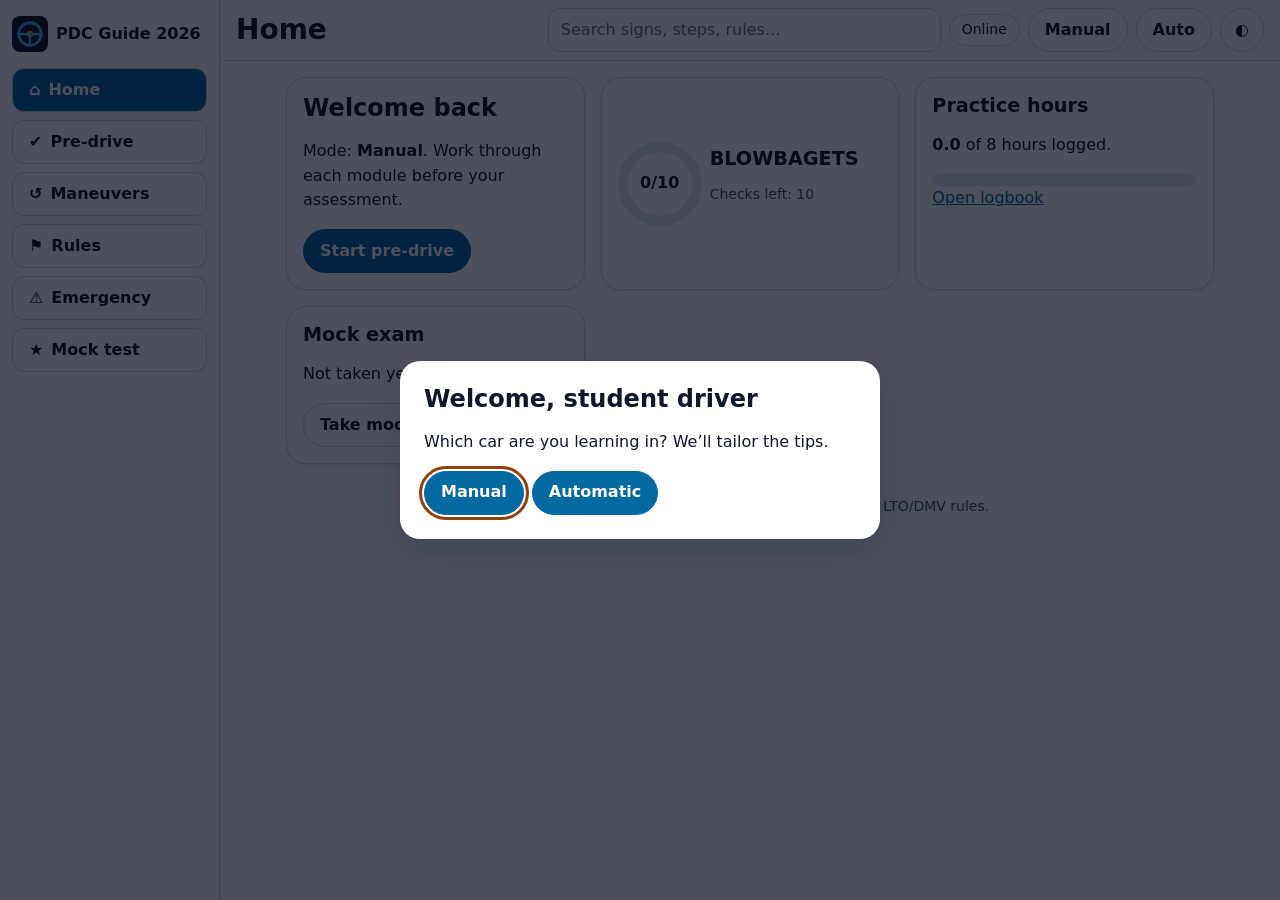
<file: index.html>
<!doctype html><html lang="en"><head><meta charset="utf-8">
<meta name="viewport" content="width=device-width,initial-scale=1,viewport-fit=cover">
<title>2026 PDC Car Guide</title><meta name="description" content="Offline study guide for the 2026 Practical Driving Course: checklists, maneuvers, rules and a mock assessment.">
<link rel="canonical" href="https://esp046-cyber.github.io/pdccarguide/"><link rel="manifest" href="manifest.webmanifest">
<meta name="theme-color" content="#F8FAFC" media="(prefers-color-scheme: light)"><meta name="theme-color" id="tc" content="#0B1120" media="(prefers-color-scheme: dark)">
<meta name="apple-mobile-web-app-capable" content="yes"><meta name="mobile-web-app-capable" content="yes"><meta name="apple-mobile-web-app-status-bar-style" content="black-translucent"><meta name="apple-mobile-web-app-title" content="PDC Guide 2026">
<link rel="icon" href="favicon.svg" type="image/svg+xml"><link rel="icon" href="favicon.ico" sizes="48x48"><link rel="apple-touch-icon" href="apple-touch-icon.png">
<meta property="og:type" content="website"><meta property="og:title" content="2026 Practical Driving Course (PDC) Car Guide"><meta property="og:description" content="Pre-drive checklist, maneuvers, rules and mock exam, offline."><meta property="og:url" content="https://esp046-cyber.github.io/pdccarguide/"><meta property="og:image" content="https://esp046-cyber.github.io/pdccarguide/og-image.png">
<meta name="twitter:card" content="summary_large_image"><meta name="twitter:image" content="https://esp046-cyber.github.io/pdccarguide/og-image.png">
<link rel="stylesheet" href="css/styles.css"></head><body>
<a class="skip" href="#main">Skip to content</a>
<aside class="side" id="side"><div class="brand"><img src="favicon.svg" alt="" width="36" height="36"><strong>PDC Guide 2026</strong></div><nav aria-label="Primary" class="nav"><a href="#dashboard" data-view="dashboard" class="navlink"><span aria-hidden="true">⌂</span><span class="lbl">Home</span></a><a href="#pre-drive" data-view="pre-drive" class="navlink"><span aria-hidden="true">✔</span><span class="lbl">Pre-drive</span></a><a href="#maneuvers" data-view="maneuvers" class="navlink"><span aria-hidden="true">↺</span><span class="lbl">Maneuvers</span></a><a href="#rules" data-view="rules" class="navlink"><span aria-hidden="true">⚑</span><span class="lbl">Rules</span></a><a href="#emergency" data-view="emergency" class="navlink"><span aria-hidden="true">⚠</span><span class="lbl">Emergency</span></a><a href="#assessment" data-view="assessment" class="navlink"><span aria-hidden="true">★</span><span class="lbl">Mock test</span></a></nav></aside>
<div class="shell"><header class="top"><h1 id="title">Home</h1>
<label class="search"><span class="sr">Search guide</span><input id="q" type="search" placeholder="Search signs, steps, rules…" autocomplete="off"></label>
<span id="net" class="pill" role="status" aria-live="polite">Online</span>
<div class="seg" role="group" aria-label="Transmission"><button data-tx="MT" aria-pressed="false">Manual</button><button data-tx="AT" aria-pressed="false">Auto</button></div>
<button id="theme" class="btn icon" aria-label="Toggle light or dark theme">◐</button></header>
<main id="main" tabindex="-1"><div id="view" aria-live="polite"><div class="skel"></div><div class="skel"></div></div></main>
<footer class="foot">Study aid only. Follow your instructor and the official LTO/DMV rules.</footer></div>
<nav aria-label="Primary mobile" class="bottom"><a href="#dashboard" data-view="dashboard" class="navlink"><span aria-hidden="true">⌂</span><span class="lbl">Home</span></a><a href="#pre-drive" data-view="pre-drive" class="navlink"><span aria-hidden="true">✔</span><span class="lbl">Pre-drive</span></a><a href="#maneuvers" data-view="maneuvers" class="navlink"><span aria-hidden="true">↺</span><span class="lbl">Maneuvers</span></a><a href="#rules" data-view="rules" class="navlink"><span aria-hidden="true">⚑</span><span class="lbl">Rules</span></a><a href="#emergency" data-view="emergency" class="navlink"><span aria-hidden="true">⚠</span><span class="lbl">Emergency</span></a><a href="#assessment" data-view="assessment" class="navlink"><span aria-hidden="true">★</span><span class="lbl">Mock test</span></a></nav>
<div id="toasts" aria-live="polite"></div><div id="modal" class="modal" hidden></div>
<noscript>This guide needs JavaScript.</noscript>
<script src="js/app.js"></script></body></html>
</file>
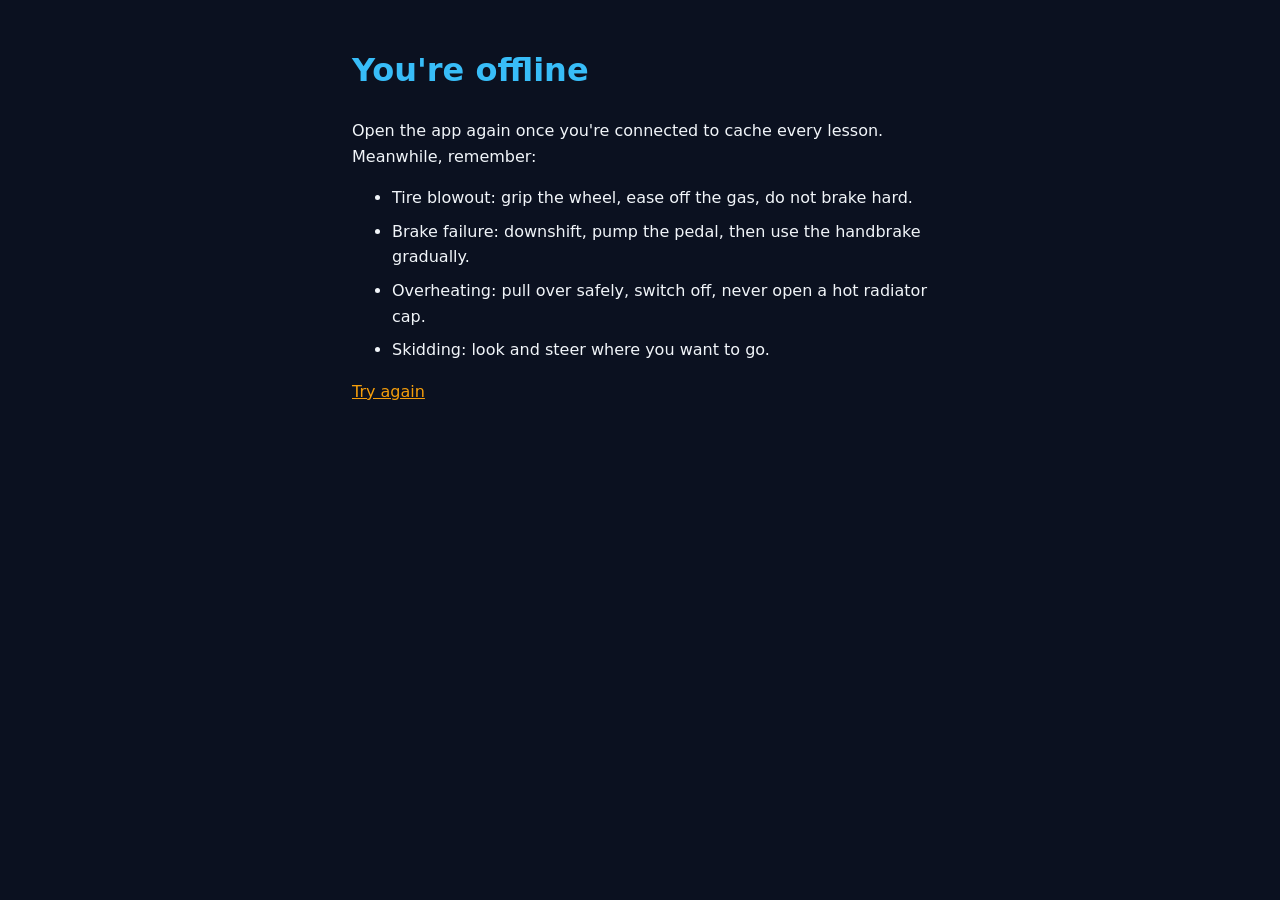
<file: offline.html>
<!doctype html><html lang="en"><head><meta charset="utf-8"><meta name="viewport" content="width=device-width,initial-scale=1"><title>Offline – PDC Guide</title>
<style>body{margin:0;font:1rem/1.6 system-ui,sans-serif;background:#0B1120;color:#F1F5F9;padding:24px}main{max-width:36rem;margin:auto}h1{color:#38BDF8}li{margin:.5rem 0}a{color:#F59E0B}</style></head>
<body><main><h1>You're offline</h1><p>Open the app again once you're connected to cache every lesson. Meanwhile, remember:</p>
<ul><li>Tire blowout: grip the wheel, ease off the gas, do not brake hard.</li><li>Brake failure: downshift, pump the pedal, then use the handbrake gradually.</li><li>Overheating: pull over safely, switch off, never open a hot radiator cap.</li><li>Skidding: look and steer where you want to go.</li></ul>
<p><a href="/pdccarguide/index.html">Try again</a></p></main></body></html>
</file>
<file: css/styles.css>
:root{--space-1:4px;--space-2:8px;--space-3:12px;--space-4:16px;--space-6:24px;--space-8:32px;--radius-sm:6px;--radius-md:12px;--radius-lg:20px;--radius-full:999px;
--bg:#F8FAFC;--sf:#FFFFFF;--sf2:#E2E8F0;--tx:#0F172A;--mut:#475569;--pri:#0369A1;--onpri:#fff;--amb:#92400E;--ok:#047857;--bad:#B91C1C;--bd:#CBD5E1;
--shadow-sm:0 1px 2px rgba(15,23,42,.08);--shadow-md:0 4px 12px rgba(15,23,42,.10);--shadow-lg:0 12px 32px rgba(15,23,42,.18);--ease:cubic-bezier(.22,1,.36,1);--dur:200ms;
--sat:env(safe-area-inset-top,0px);--sab:env(safe-area-inset-bottom,0px);--sal:env(safe-area-inset-left,0px);--sar:env(safe-area-inset-right,0px)}
:root[data-theme=dark]{--bg:#0B1120;--sf:#1E293B;--sf2:#334155;--tx:#F1F5F9;--mut:#CBD5E1;--pri:#38BDF8;--onpri:#0B1120;--amb:#F59E0B;--ok:#10B981;--bad:#EF4444;--bd:#475569}
@media(prefers-color-scheme:dark){:root:not([data-theme=light]){--bg:#0B1120;--sf:#1E293B;--sf2:#334155;--tx:#F1F5F9;--mut:#CBD5E1;--pri:#38BDF8;--onpri:#0B1120;--amb:#F59E0B;--ok:#10B981;--bad:#EF4444;--bd:#475569}}
@media(prefers-contrast:more){:root{--bd:currentColor;--mut:var(--tx)}}
*{box-sizing:border-box}html{-webkit-text-size-adjust:100%}
body{margin:0;background:var(--bg);color:var(--tx);font:1rem/1.55 system-ui,-apple-system,"Segoe UI",Roboto,sans-serif;overflow-x:hidden;padding-inline:var(--sal) var(--sar);padding-bottom:calc(64px + var(--sab));overflow-wrap:break-word}
h1,h2,h3{font-family:"Trebuchet MS",system-ui,sans-serif;line-height:1.2;margin:0 0 var(--space-3)}
h1{font-size:clamp(1.25rem,1rem + 1.5vw,1.75rem)}h2{font-size:clamp(1.25rem,1.1rem + .8vw,1.5rem)}h3{font-size:clamp(1.05rem,1rem + .4vw,1.2rem)}.cap{font-size:.875rem;color:var(--mut)}
a{color:var(--pri)}img,svg{max-width:100%}
.sr,.skip:not(:focus){position:absolute;inline-size:1px;block-size:1px;overflow:hidden;clip:rect(0 0 0 0)}.skip:focus{position:fixed;inset:var(--space-2);z-index:99;background:var(--sf);padding:var(--space-3)}
.side{display:none}
.shell{min-inline-size:0}
.top{position:sticky;top:0;z-index:10;display:flex;flex-wrap:wrap;gap:var(--space-2);align-items:center;padding:calc(var(--sat) + var(--space-2)) var(--space-4) var(--space-2);background:var(--bg);border-block-end:1px solid var(--bd)}
.top h1{margin:0;flex:1 1 100%}
.search{flex:1 1 180px;min-inline-size:0}.search input{inline-size:100%}
input,select,textarea{font:inherit;min-height:44px;padding:var(--space-2) var(--space-3);border:1px solid var(--bd);border-radius:var(--radius-md);background:var(--sf);color:var(--tx)}
input[type=range]{padding:0;inline-size:100%}
main{padding:var(--space-4);max-inline-size:60rem;margin-inline:auto}main:focus{outline:none}
.grid{display:grid;gap:var(--space-4);grid-template-columns:repeat(auto-fit,minmax(min(100%,16rem),1fr))}
.card{background:var(--sf);border:1px solid var(--bd);border-radius:var(--radius-lg);padding:var(--space-4);box-shadow:var(--shadow-sm)}
.btn,.chip,.seg button,.navlink{min-height:44px;min-width:44px;display:inline-flex;align-items:center;justify-content:center;gap:var(--space-2);font:inherit;font-weight:600;border:1px solid var(--bd);background:var(--sf);color:var(--tx);border-radius:var(--radius-full);padding:0 var(--space-4);cursor:pointer;text-decoration:none;transition:transform var(--dur) var(--ease),background var(--dur) var(--ease)}
.btn.primary{background:var(--pri);color:var(--onpri);border-color:var(--pri)}.btn.icon{padding:0}
.btn:hover,.chip:hover{background:var(--sf2)}.btn.primary:hover{filter:brightness(1.1);background:var(--pri)}
:is(.btn,.chip,.seg button,.navlink,input,summary,.chk):focus-visible{outline:3px solid var(--amb);outline-offset:2px}
:is(.btn,.chip,.seg button,.chk):active{transform:scale(.97)}.btn:disabled{opacity:.5;cursor:not-allowed}
.row{display:flex;flex-wrap:wrap;gap:var(--space-2);align-items:center}
.seg{display:flex;gap:var(--space-2)}.seg button[aria-pressed=true],.chip[aria-pressed=true]{background:var(--pri);color:var(--onpri);border-color:var(--pri)}
.pill{font-size:.875rem;padding:var(--space-1) var(--space-3);border-radius:var(--radius-full);border:1px solid var(--bd);background:var(--sf)}.pill.off{color:var(--amb)}
.badge{display:inline-block;font-size:.875rem;font-weight:700;padding:2px var(--space-2);border-radius:var(--radius-sm);border:1px solid currentColor}
.b-bad{color:var(--bad)}.b-warn{color:var(--amb)}.b-ok{color:var(--ok)}.b-info{color:var(--pri)}
.chk{display:flex;gap:var(--space-3);align-items:flex-start;min-height:44px;padding:var(--space-2);border-radius:var(--radius-md);cursor:pointer}
.chk input{inline-size:24px;block-size:24px;min-height:0;flex:none;margin-top:2px;accent-color:var(--pri)}
.chk:has(input:checked) span{text-decoration:line-through;color:var(--mut)}
.bar{block-size:12px;background:var(--sf2);border-radius:var(--radius-full);overflow:hidden}.bar i{display:block;block-size:100%;background:var(--ok);transition:inline-size var(--dur) var(--ease)}
details{border:1px solid var(--bd);border-radius:var(--radius-md);margin-block:var(--space-2);background:var(--sf)}
summary{min-height:44px;padding:var(--space-3) var(--space-4);cursor:pointer;font-weight:600;list-style-position:inside}details>div{padding:0 var(--space-4) var(--space-4)}
ol,ul{padding-inline-start:1.25rem}li{margin-block:var(--space-1)}
.svgbox{background:var(--sf2);border-radius:var(--radius-md);padding:var(--space-2);overflow-x:auto}
.empty{text-align:center;padding:var(--space-8) var(--space-4)}.empty svg{inline-size:80px}
.skel{block-size:96px;border-radius:var(--radius-lg);background:linear-gradient(90deg,var(--sf2),var(--sf),var(--sf2));background-size:200% 100%;animation:sk 1.2s linear infinite;margin-block:var(--space-3)}@keyframes sk{to{background-position:-200% 0}}
.bottom{position:fixed;inset-inline:0;bottom:0;z-index:20;display:flex;background:var(--sf);border-block-start:1px solid var(--bd);padding:var(--space-1) var(--space-1) calc(var(--space-1) + var(--sab));gap:var(--space-1)}
.bottom .navlink{flex:1;flex-direction:column;gap:0;border:0;border-radius:var(--radius-md);font-size:.75rem;padding:var(--space-1);min-inline-size:0;background:none}
.navlink[aria-current=page]{background:var(--pri)!important;color:var(--onpri)!important}
.bottom .lbl{overflow:hidden;text-overflow:ellipsis;white-space:nowrap;max-inline-size:100%}
#toasts{position:fixed;inset-inline:var(--space-4);bottom:calc(76px + var(--sab));z-index:50;display:grid;gap:var(--space-2);justify-items:center;pointer-events:none}
.toast{pointer-events:auto;background:var(--tx);color:var(--bg);padding:var(--space-3) var(--space-4);border-radius:var(--radius-md);box-shadow:var(--shadow-lg);animation:in var(--dur) var(--ease)}@keyframes in{from{opacity:0;transform:translateY(8px)}}
.modal{position:fixed;inset:0;z-index:60;background:rgba(2,6,23,.7);display:grid;place-items:center;padding:var(--space-4)}.modal[hidden]{display:none}
.modal>div{background:var(--sf);border-radius:var(--radius-lg);padding:var(--space-6);max-inline-size:30rem;inline-size:100%;max-block-size:90vh;overflow:auto;box-shadow:var(--shadow-lg)}
.ring{--p:0;inline-size:84px;block-size:84px;border-radius:50%;display:grid;place-items:center;font-weight:700;background:conic-gradient(var(--ok) calc(var(--p)*1%),var(--sf2) 0)}.ring b{background:var(--sf);inline-size:64px;block-size:64px;border-radius:50%;display:grid;place-items:center}
.foot{padding:var(--space-4);text-align:center;font-size:.875rem;color:var(--mut)}
.lights{display:grid;grid-template-columns:repeat(auto-fit,minmax(9rem,1fr));gap:var(--space-3)}.lights svg{inline-size:48px;block-size:48px}
@media(min-width:768px){body{padding-bottom:0;padding-inline-start:calc(220px + var(--sal))}.bottom{display:none}.top h1{flex:1 1 auto}
.side{display:block;position:fixed;inset-block:0;inset-inline-start:0;inline-size:220px;background:var(--sf);border-inline-end:1px solid var(--bd);padding:calc(var(--sat) + var(--space-4)) var(--space-3);z-index:15}
.brand{display:flex;gap:var(--space-2);align-items:center;margin-block-end:var(--space-4)}.nav{display:grid;gap:var(--space-2)}.nav .navlink{justify-content:flex-start;border-radius:var(--radius-md)}#toasts{bottom:var(--space-6)}}
@media(prefers-reduced-motion:reduce){*,*::before,*::after{animation:none!important;transition:none!important}}
@media print{.side,.bottom,.top,#toasts,.btn,.foot{display:none!important}body{padding:0;background:#fff;color:#000}.card{box-shadow:none;break-inside:avoid}details{display:block}details>div{display:block}}
</file>
